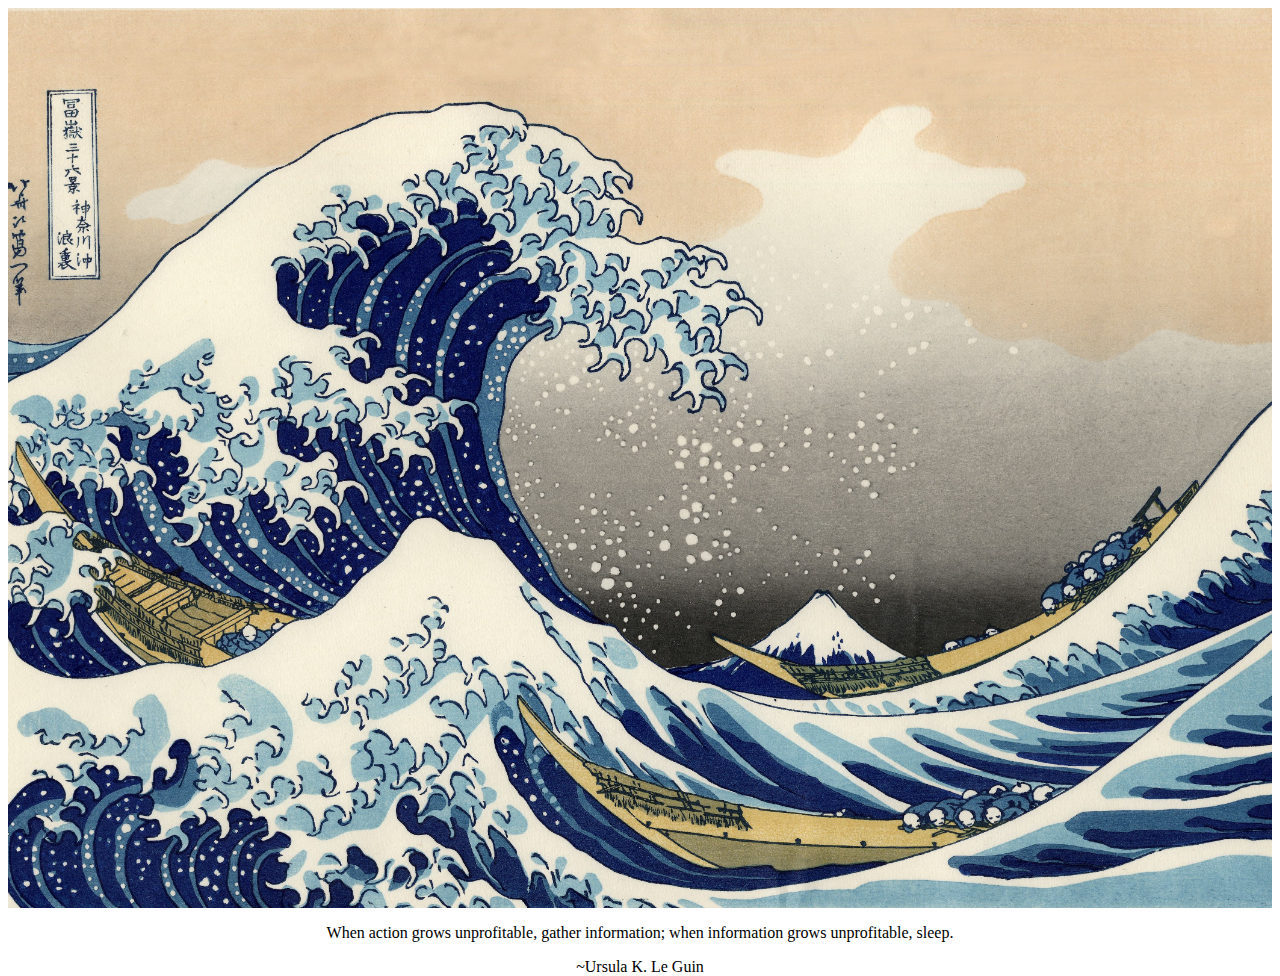
<file: target/classes/static/index.html>
<!DOCTYPE html>
<html lang="en">
  <head>
    <meta charset="UTF-8" />
    <meta http-equiv="X-UA-Compatible" content="IE=edge" />
    <style>
      body,
      html {
        height: 100%;
      }

      .bg {
        background-image: url("images/tgw.jpg");
        height: 100%;
        background-position: top;
        background-repeat: no-repeat;
        background-size: cover;
        background-color: aqua;
      }
    </style>
    <meta name="viewport" content="width=device-width, initial-scale=1.0" />
    <title>/index page</title>
    <link rel="stylesheet" href="stylesheet.css" />
  </head>
  <body>
    <div class="bg"></div>
    <!-- <header class="main-header">
      <div>
        <h3 class="float-md-start mb-0">Cover page</h3>
        <nav class="nav nav-masthead justify-content-center float-md-end">
          <a class="nav-link active" aria-current="page" href="#">Home</a>
          <a class="nav-link" href="#">More</a>
        </nav>
      </div>
    </header> -->
    <div class="quote">
      <p>
        When action grows unprofitable, gather information; when information
        grows unprofitable, sleep.
      </p>
    </div>
    <div class="author"><p>~Ursula K. Le Guin</p></div>

    <!-- <h1>Cover your page.</h1> -->

    <!-- <p class="lead">
      <a
        href="#"
        class="btn btn-lg btn-secondary fw-bold border-white bg-white"
        >Learn more</a
      >
    </p> -->
  </body>
</html>
</file>
<file: target/classes/static/stylesheet.css>
.author {
  text-align: center;
}

.quote {
  text-align: center;
}
.main-header {
  text-align: center;
}
</file>
